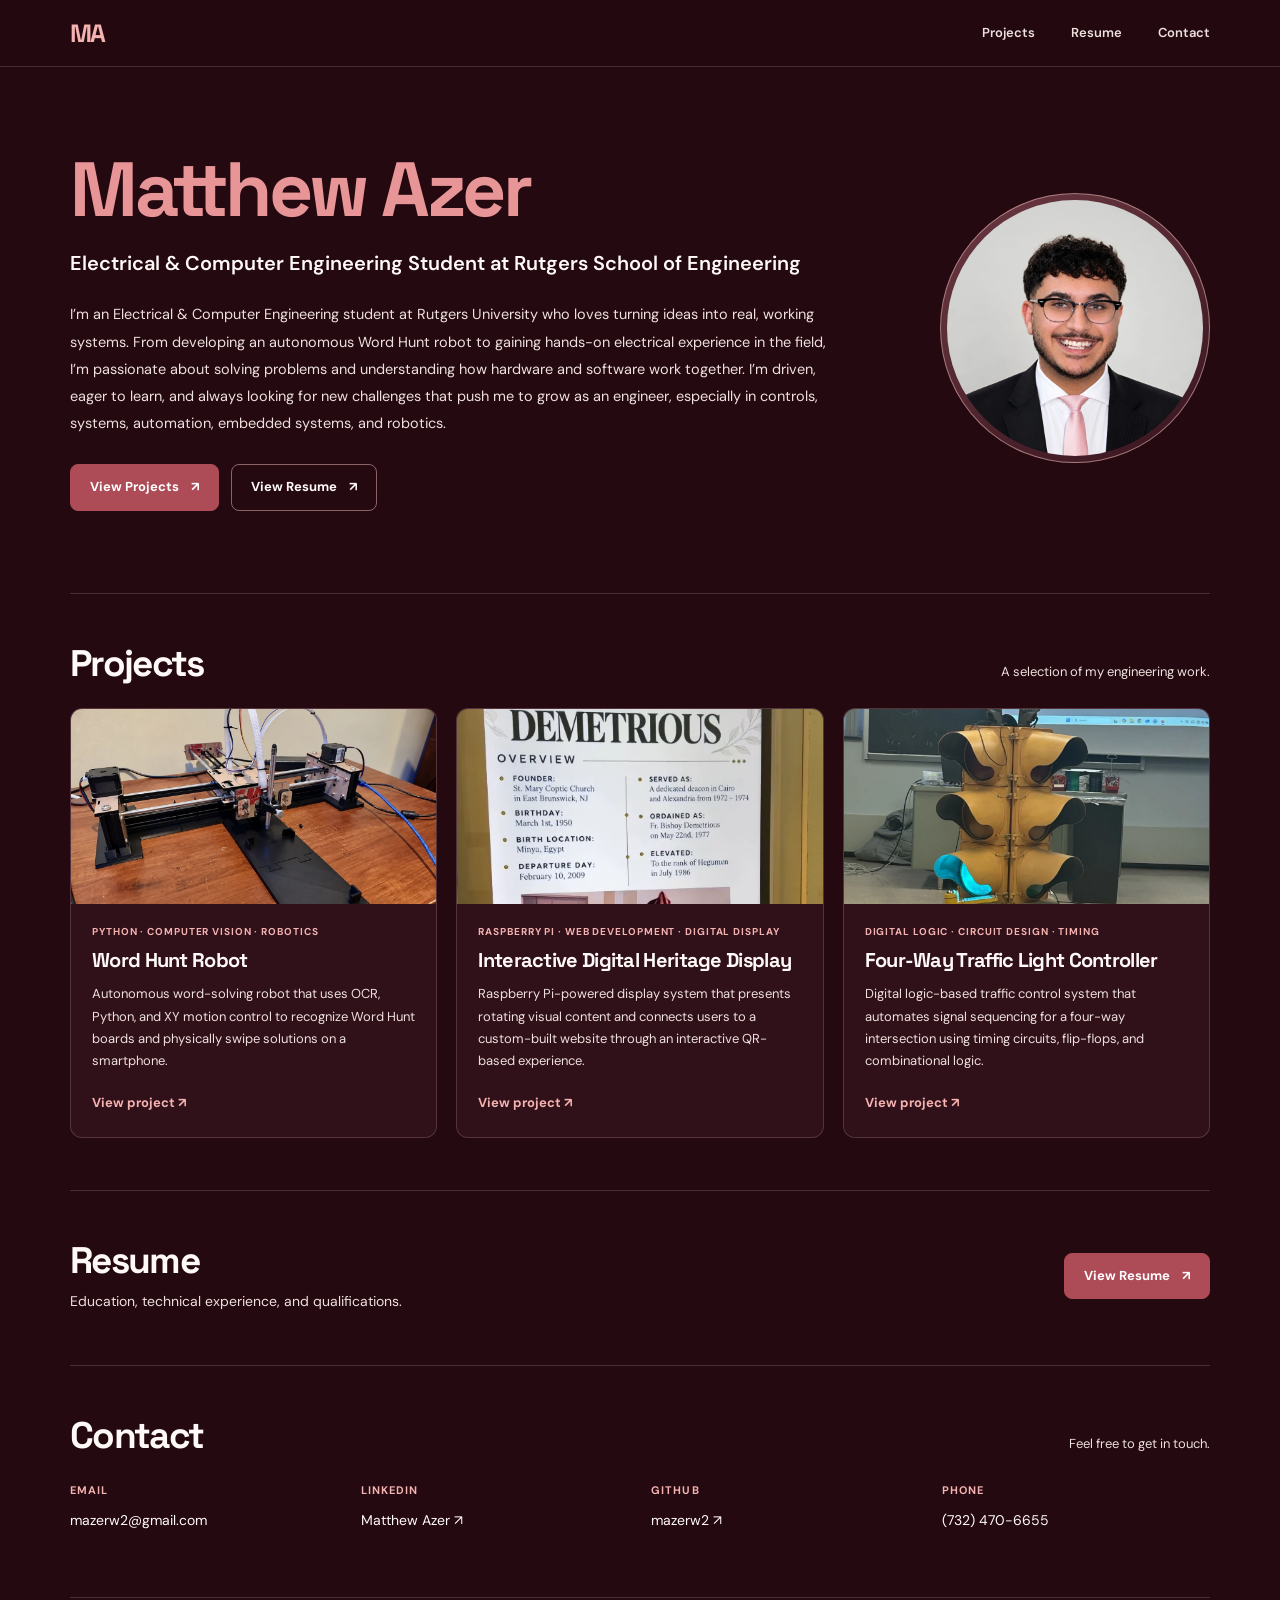
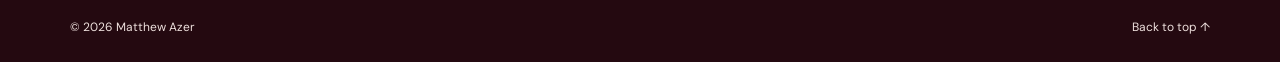
<file: index.html>
<!doctype html>
<html lang="en">
<head>
<meta charset="utf-8">
<meta name="viewport" content="width=device-width, initial-scale=1">
<meta name="theme-color" content="#24090f">
<meta name="description" content="Matthew Azer, Electrical &amp; Computer Engineering student at Rutgers School of Engineering. View engineering projects, resume, and contact information.">
<link rel="icon" type="image/svg+xml" href="favicon.svg">
<link rel="preconnect" href="https://fonts.googleapis.com">
<link rel="preconnect" href="https://fonts.gstatic.com" crossorigin>
<link href="https://fonts.googleapis.com/css2?family=DM+Sans:wght@400;500;600;700&family=Space+Grotesk:wght@400;500;600;700&display=swap" rel="stylesheet">
<link rel="stylesheet" href="style.css">
<title>Engineering Portfolio | Matthew Azer</title>
</head>
<body>
<a class="skip" href="#main">Skip to content</a>
<header class="site-header">
 <nav class="site-nav container" aria-label="Main navigation">
  <a class="logo" href="#top" aria-label="Matthew Azer home">MA</a>
  <div class="nav-links">
   <a href="#projects">Projects</a>
   <a href="resume.html">Resume</a>
   <a href="#contact">Contact</a>
  </div>
 </nav>
</header>
<main id="main">
<section class="hero container" id="top" aria-labelledby="hero-heading">
 <div class="hero-copy"><h1 id="hero-heading">Matthew Azer</h1>
 <p class="hero-role">Electrical &amp; Computer Engineering Student at Rutgers School of Engineering</p>
 <p class="hero-intro">I’m an Electrical &amp; Computer Engineering student at Rutgers University who loves turning ideas into real, working systems. From developing an autonomous Word Hunt robot to gaining hands-on electrical experience in the field, I’m passionate about solving problems and understanding how hardware and software work together. I’m driven, eager to learn, and always looking for new challenges that push me to grow as an engineer, especially in controls, systems, automation, embedded systems, and robotics.</p>
 <div class="hero-actions"><a class="button primary" href="#projects">View Projects <span aria-hidden="true">↗</span></a><a class="button outline" href="resume.html">View Resume <span aria-hidden="true">↗</span></a></div>
 </div>
 <div class="portrait-wrap"><img class="portrait" src="assets/headshot.webp" alt="Professional headshot of Matthew Azer" width="450" height="450" fetchpriority="high"></div>
</section>
<section class="section container" id="projects" aria-labelledby="projects-heading">
 <div class="section-title"><h2 id="projects-heading">Projects</h2><p>A selection of my engineering work.</p></div>
 <div class="project-grid">
<article class="project-card">
<a class="card-image" href="word-hunt-robot.html" aria-label="View Word Hunt Robot project"><img src="assets/word-hunt-robot.webp" alt="Autonomous XY plotter hardware" loading="lazy"></a>
<div class="card-content"><p class="card-meta">Python · Computer Vision · Robotics</p><h3><a href="word-hunt-robot.html">Word Hunt Robot</a></h3><p class="card-description">Autonomous word-solving robot that uses OCR, Python, and XY motion control to recognize Word Hunt boards and physically swipe solutions on a smartphone.</p><a class="text-link" href="word-hunt-robot.html">View project <span aria-hidden="true">↗</span></a></div>
</article>
<article class="project-card">
<a class="card-image" href="interactive-digital-heritage-display.html" aria-label="View Interactive Digital Heritage Display project"><img src="assets/heritage-display.webp" alt="Raspberry Pi digital heritage display" loading="lazy"></a>
<div class="card-content"><p class="card-meta">Raspberry Pi · Web Development · Digital Display</p><h3><a href="interactive-digital-heritage-display.html">Interactive Digital Heritage Display</a></h3><p class="card-description">Raspberry Pi-powered display system that presents rotating visual content and connects users to a custom-built website through an interactive QR-based experience.</p><a class="text-link" href="interactive-digital-heritage-display.html">View project <span aria-hidden="true">↗</span></a></div>
</article>
<article class="project-card">
<a class="card-image" href="traffic-light-controller.html" aria-label="View Four-Way Traffic Light Controller project"><img src="assets/traffic-controller.webp" alt="Four-way physical traffic signal assembly" loading="lazy"></a>
<div class="card-content"><p class="card-meta">Digital Logic · Circuit Design · Timing</p><h3><a href="traffic-light-controller.html">Four-Way Traffic Light Controller</a></h3><p class="card-description">Digital logic-based traffic control system that automates signal sequencing for a four-way intersection using timing circuits, flip-flops, and combinational logic.</p><a class="text-link" href="traffic-light-controller.html">View project <span aria-hidden="true">↗</span></a></div>
</article>
 </div>
</section>
<section class="section container resume-strip" aria-labelledby="resume-heading">
 <div><h2 id="resume-heading">Resume</h2><p>Education, technical experience, and qualifications.</p></div>
 <a class="button primary" href="resume.html">View Resume <span aria-hidden="true">↗</span></a>
</section>
<section class="section container contact-section" id="contact" aria-labelledby="contact-heading">
 <div class="section-title"><h2 id="contact-heading">Contact</h2><p>Feel free to get in touch.</p></div>
 <div class="contact-grid">
  <div class="contact-item"><span class="contact-label">Email</span><a href="mailto:mazerw2@gmail.com">mazerw2@gmail.com</a></div>
  <div class="contact-item"><span class="contact-label">LinkedIn</span><a href="https://www.linkedin.com/in/matthew-azer-bb7419251/" target="_blank" rel="noopener noreferrer">Matthew Azer ↗</a></div>
  <div class="contact-item"><span class="contact-label">GitHub</span><a href="https://github.com/mazerw2" target="_blank" rel="noopener noreferrer">mazerw2 ↗</a></div>
  <div class="contact-item"><span class="contact-label">Phone</span><a href="tel:+17324706655">(732) 470-6655</a></div>
 </div>
</section>
</main>
<footer class="site-footer container"><span>© <span id="year">2026</span> Matthew Azer</span><a href="index.html#top">Back to top ↑</a></footer>
<script src="script.js" defer></script>
</body></html>
</file>
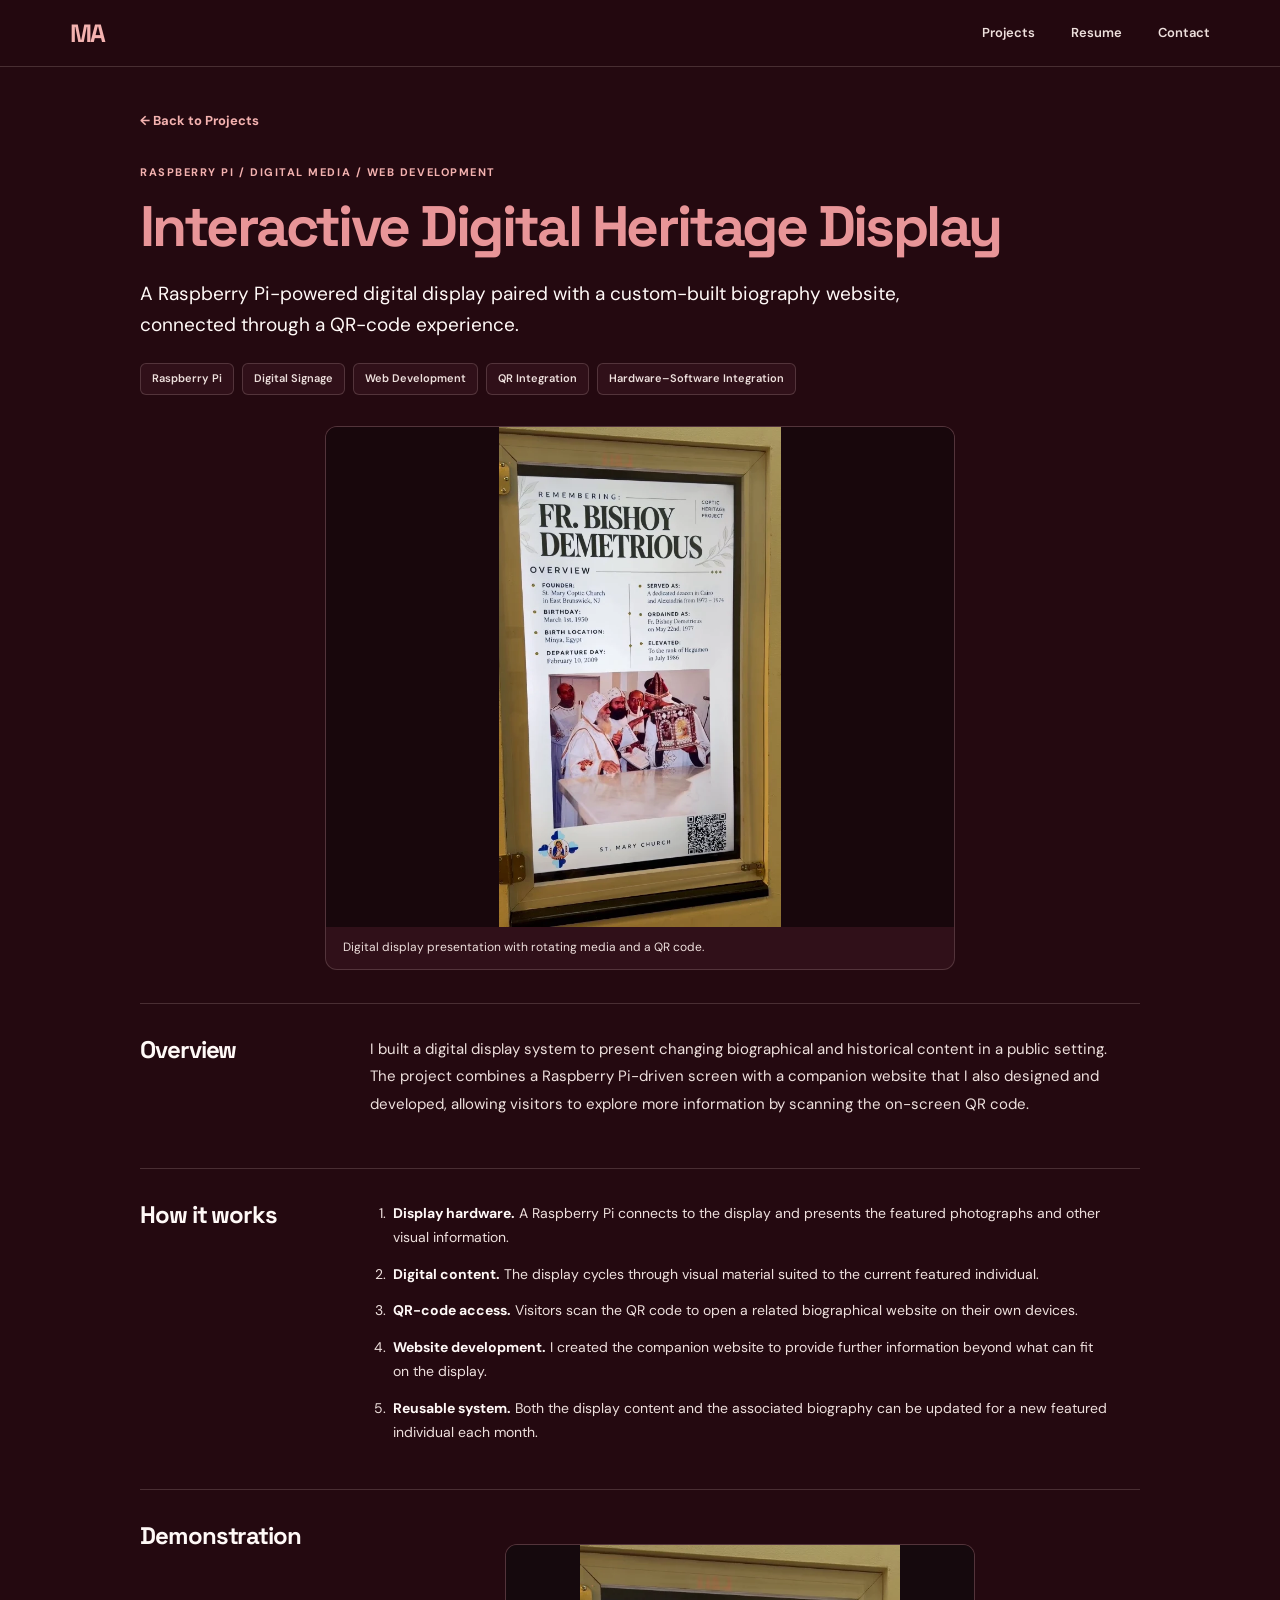
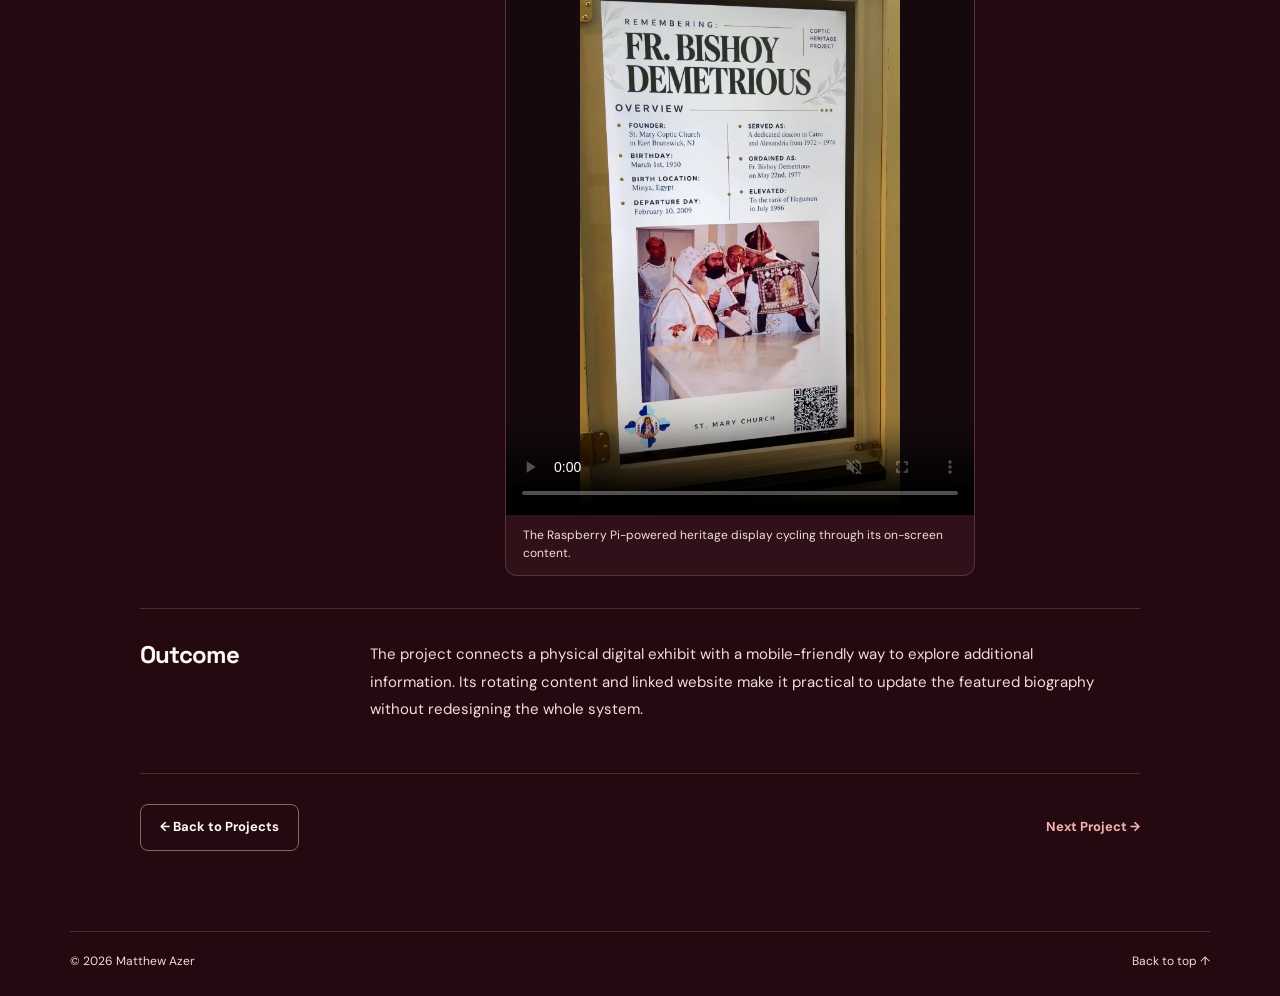
<file: interactive-digital-heritage-display.html>
<!doctype html>
<html lang="en">
<head>
<meta charset="utf-8">
<meta name="viewport" content="width=device-width, initial-scale=1">
<meta name="theme-color" content="#24090f">
<meta name="description" content="A Raspberry Pi-powered digital display paired with a custom-built biography website, connected through a QR-code experience.">
<link rel="icon" type="image/svg+xml" href="favicon.svg">
<link rel="preconnect" href="https://fonts.googleapis.com">
<link rel="preconnect" href="https://fonts.gstatic.com" crossorigin>
<link href="https://fonts.googleapis.com/css2?family=DM+Sans:wght@400;500;600;700&family=Space+Grotesk:wght@400;500;600;700&display=swap" rel="stylesheet">
<link rel="stylesheet" href="style.css">
<title>Interactive Digital Heritage Display | Matthew Azer</title>
</head>
<body>
<a class="skip" href="#main">Skip to content</a>
<header class="site-header">
 <nav class="site-nav container" aria-label="Main navigation">
  <a class="logo" href="index.html#top" aria-label="Matthew Azer home">MA</a>
  <div class="nav-links">
   <a href="index.html#projects">Projects</a>
   <a href="resume.html">Resume</a>
   <a href="index.html#contact">Contact</a>
  </div>
 </nav>
</header>
<main id="main" class="container internal-page detail-page">
<a class="back-link" href="index.html#projects">← Back to Projects</a>
<div class="detail-hero"><div><p class="overline">RASPBERRY PI / DIGITAL MEDIA / WEB DEVELOPMENT</p><h1>Interactive Digital Heritage Display</h1><p class="detail-lede">A Raspberry Pi-powered digital display paired with a custom-built biography website, connected through a QR-code experience.</p></div></div>
<div class="tech-tags" aria-label="Technologies"><span>Raspberry Pi</span><span>Digital Signage</span><span>Web Development</span><span>QR Integration</span><span>Hardware–Software Integration</span></div>
<div class="feature-image vertical-feature"><figure class="media-figure portrait-media"><img src="assets/heritage-display.webp" alt="Portrait-format heritage display showing photographs and a QR code" loading="lazy"><figcaption>Digital display presentation with rotating media and a QR code.</figcaption></figure></div><section class="detail-section"><h2>Overview</h2><div class="detail-body"><p>I built a digital display system to present changing biographical and historical content in a public setting. The project combines a Raspberry Pi-driven screen with a companion website that I also designed and developed, allowing visitors to explore more information by scanning the on-screen QR code.</p></div></section>
<section class="detail-section"><h2>How it works</h2><div class="detail-body"><ol class="feature-list"><li><strong>Display hardware.</strong> A Raspberry Pi connects to the display and presents the featured photographs and other visual information.</li><li><strong>Digital content.</strong> The display cycles through visual material suited to the current featured individual.</li><li><strong>QR-code access.</strong> Visitors scan the QR code to open a related biographical website on their own devices.</li><li><strong>Website development.</strong> I created the companion website to provide further information beyond what can fit on the display.</li><li><strong>Reusable system.</strong> Both the display content and the associated biography can be updated for a new featured individual each month.</li></ol></div></section>
<section class="detail-section"><h2>Demonstration</h2><div class="detail-body"><figure class="media-figure video-figure portrait-video"><video controls muted playsinline preload="metadata" poster="assets/heritage-display.webp" aria-label="The Raspberry Pi-powered heritage display cycling through its on-screen content."><source src="assets/heritage-demo.mp4" type="video/mp4">Your browser does not support video playback.</video><figcaption>The Raspberry Pi-powered heritage display cycling through its on-screen content.</figcaption></figure></div></section>
<section class="detail-section"><h2>Outcome</h2><div class="detail-body"><p>The project connects a physical digital exhibit with a mobile-friendly way to explore additional information. Its rotating content and linked website make it practical to update the featured biography without redesigning the whole system.</p></div></section>
<div class="detail-bottom"><a class="button outline" href="index.html#projects">← Back to Projects</a><a class="text-link" href="traffic-light-controller.html">Next Project →</a></div></main><footer class="site-footer container"><span>© <span id="year">2026</span> Matthew Azer</span><a href="index.html#top">Back to top ↑</a></footer>
<script src="script.js" defer></script>
</body></html>
</file>
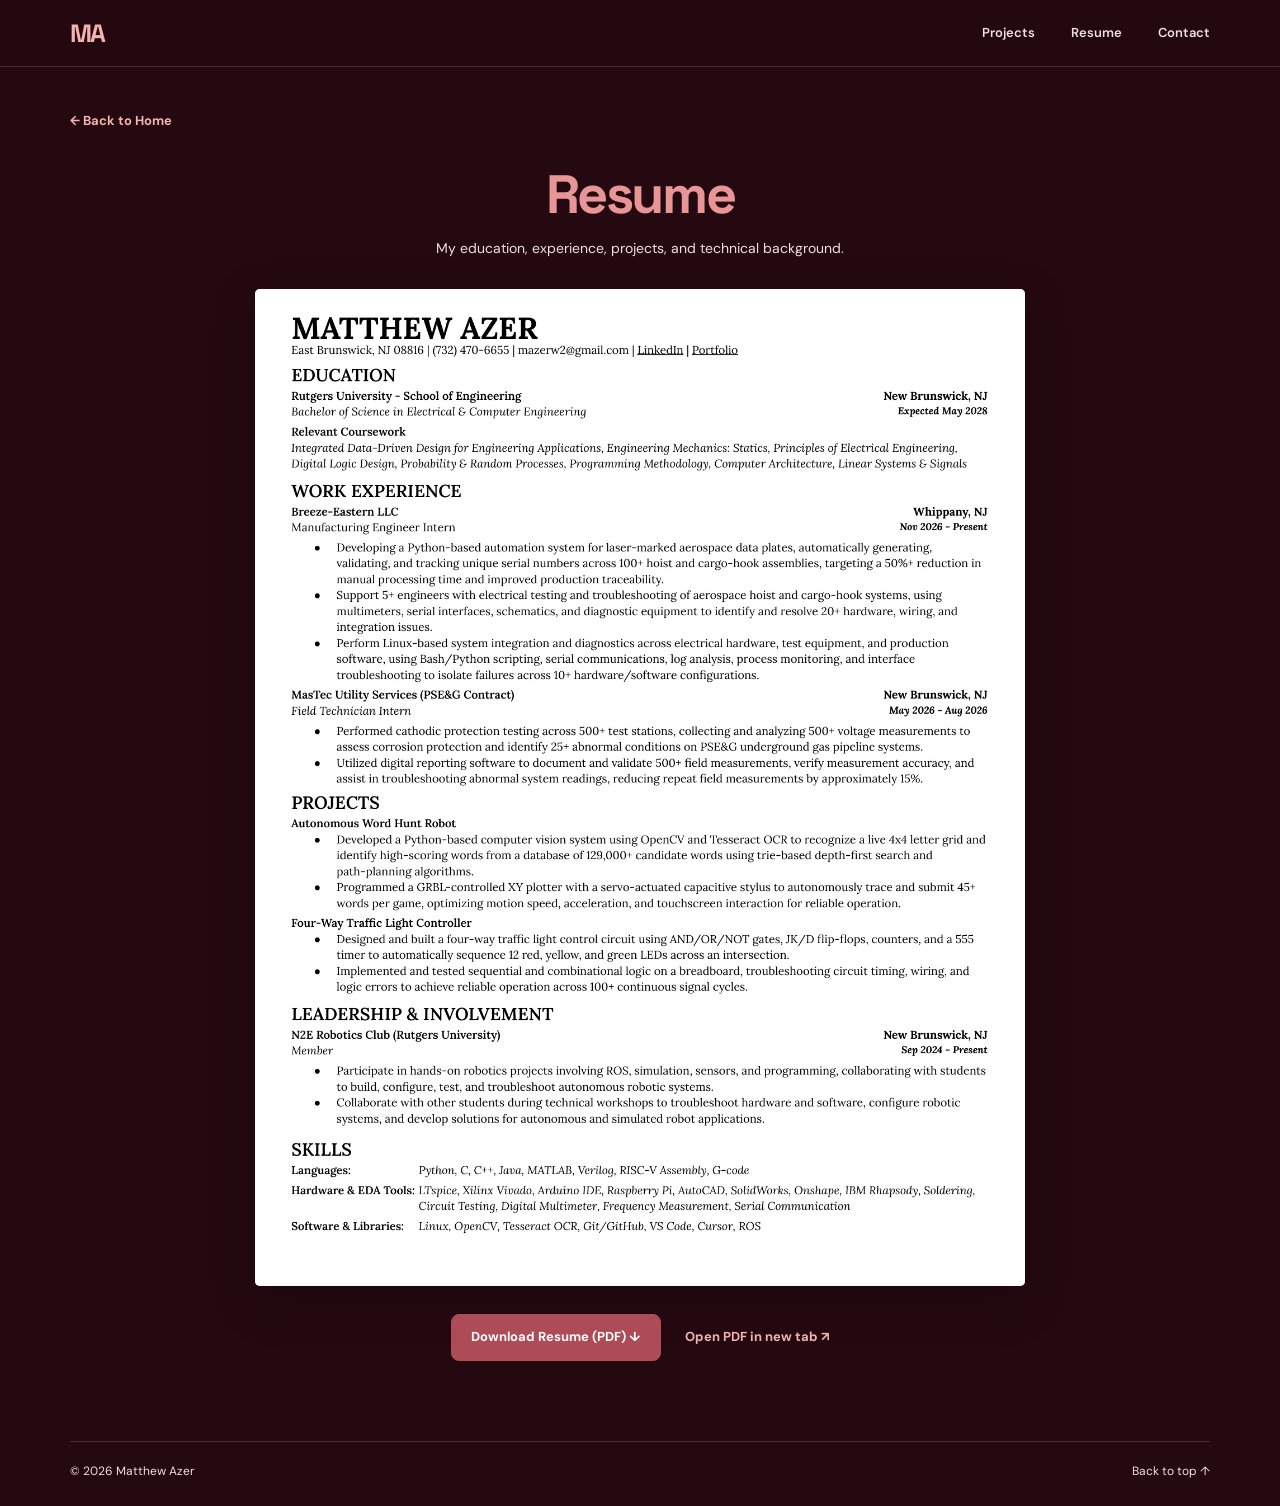
<file: resume.html>
<!doctype html>
<html lang="en">
<head>
<meta charset="utf-8">
<meta name="viewport" content="width=device-width, initial-scale=1">
<meta name="theme-color" content="#24090f">
<meta name="description" content="View and download Matthew Azer’s engineering resume.">
<link rel="icon" type="image/svg+xml" href="favicon.svg">
<link rel="preconnect" href="https://fonts.googleapis.com">
<link rel="preconnect" href="https://fonts.gstatic.com" crossorigin>
<link href="https://fonts.googleapis.com/css2?family=DM+Sans:wght@400;500;600;700&family=Space+Grotesk:wght@400;500;600;700&display=swap" rel="stylesheet">
<link rel="stylesheet" href="style.css">
<title>Resume | Matthew Azer</title>
</head>
<body>
<a class="skip" href="#main">Skip to content</a>
<header class="site-header">
 <nav class="site-nav container" aria-label="Main navigation">
  <a class="logo" href="index.html#top" aria-label="Matthew Azer home">MA</a>
  <div class="nav-links">
   <a href="index.html#projects">Projects</a>
   <a href="resume.html">Resume</a>
   <a href="index.html#contact">Contact</a>
  </div>
 </nav>
</header>
<main id="main" class="container internal-page resume-page">
<a class="back-link" href="index.html">← Back to Home</a>
<div class="page-heading"><h1>Resume</h1><p>My education, experience, projects, and technical background.</p></div>
<div class="resume-preview"><img src="assets/resume-preview.webp" alt="Full one-page preview of Matthew Azer’s resume" width="1377" height="1782"></div>
<div class="center-actions"><a class="button primary" href="resume.pdf" download="Matthew_Azer_Resume.pdf">Download Resume (PDF) ↓</a><a class="text-link" href="resume.pdf" target="_blank" rel="noopener noreferrer">Open PDF in new tab ↗</a></div>
</main>
<footer class="site-footer container"><span>© <span id="year">2026</span> Matthew Azer</span><a href="index.html#top">Back to top ↑</a></footer>
<script src="script.js" defer></script>
</body></html>
</file>
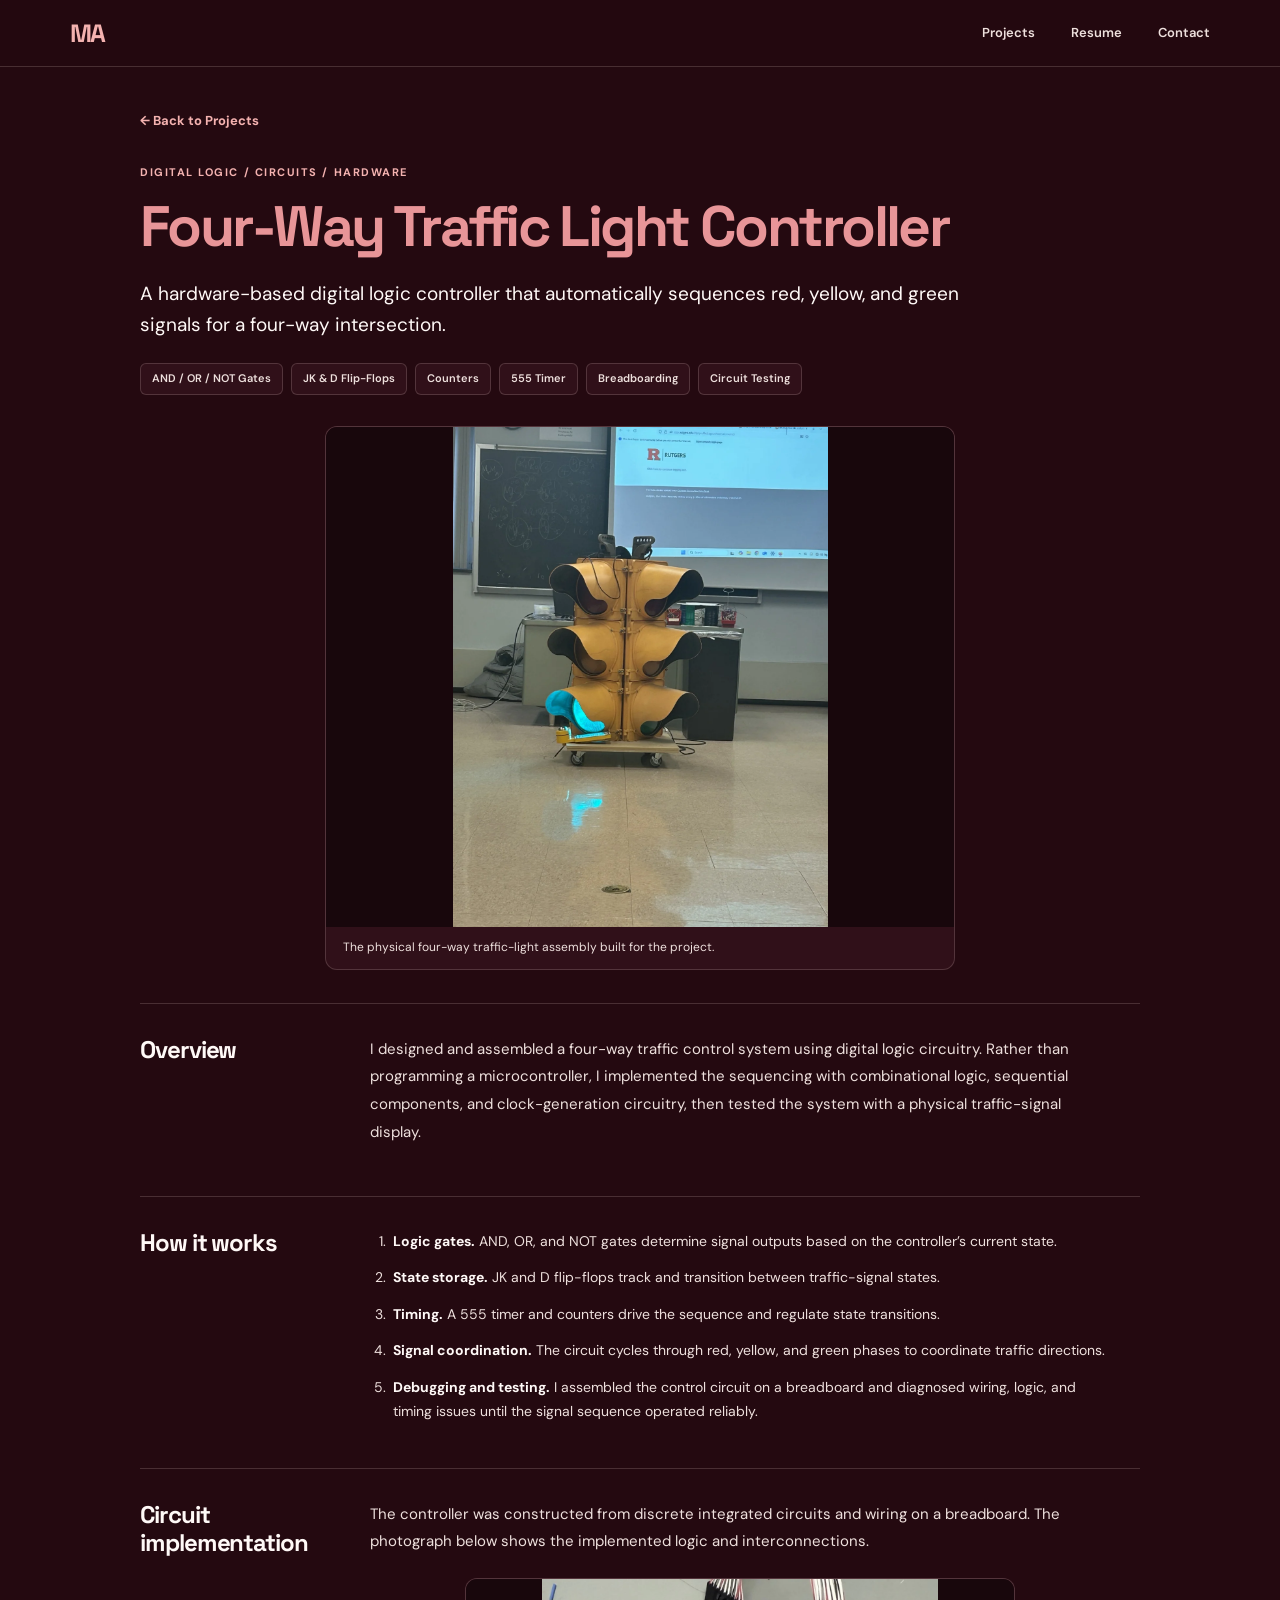
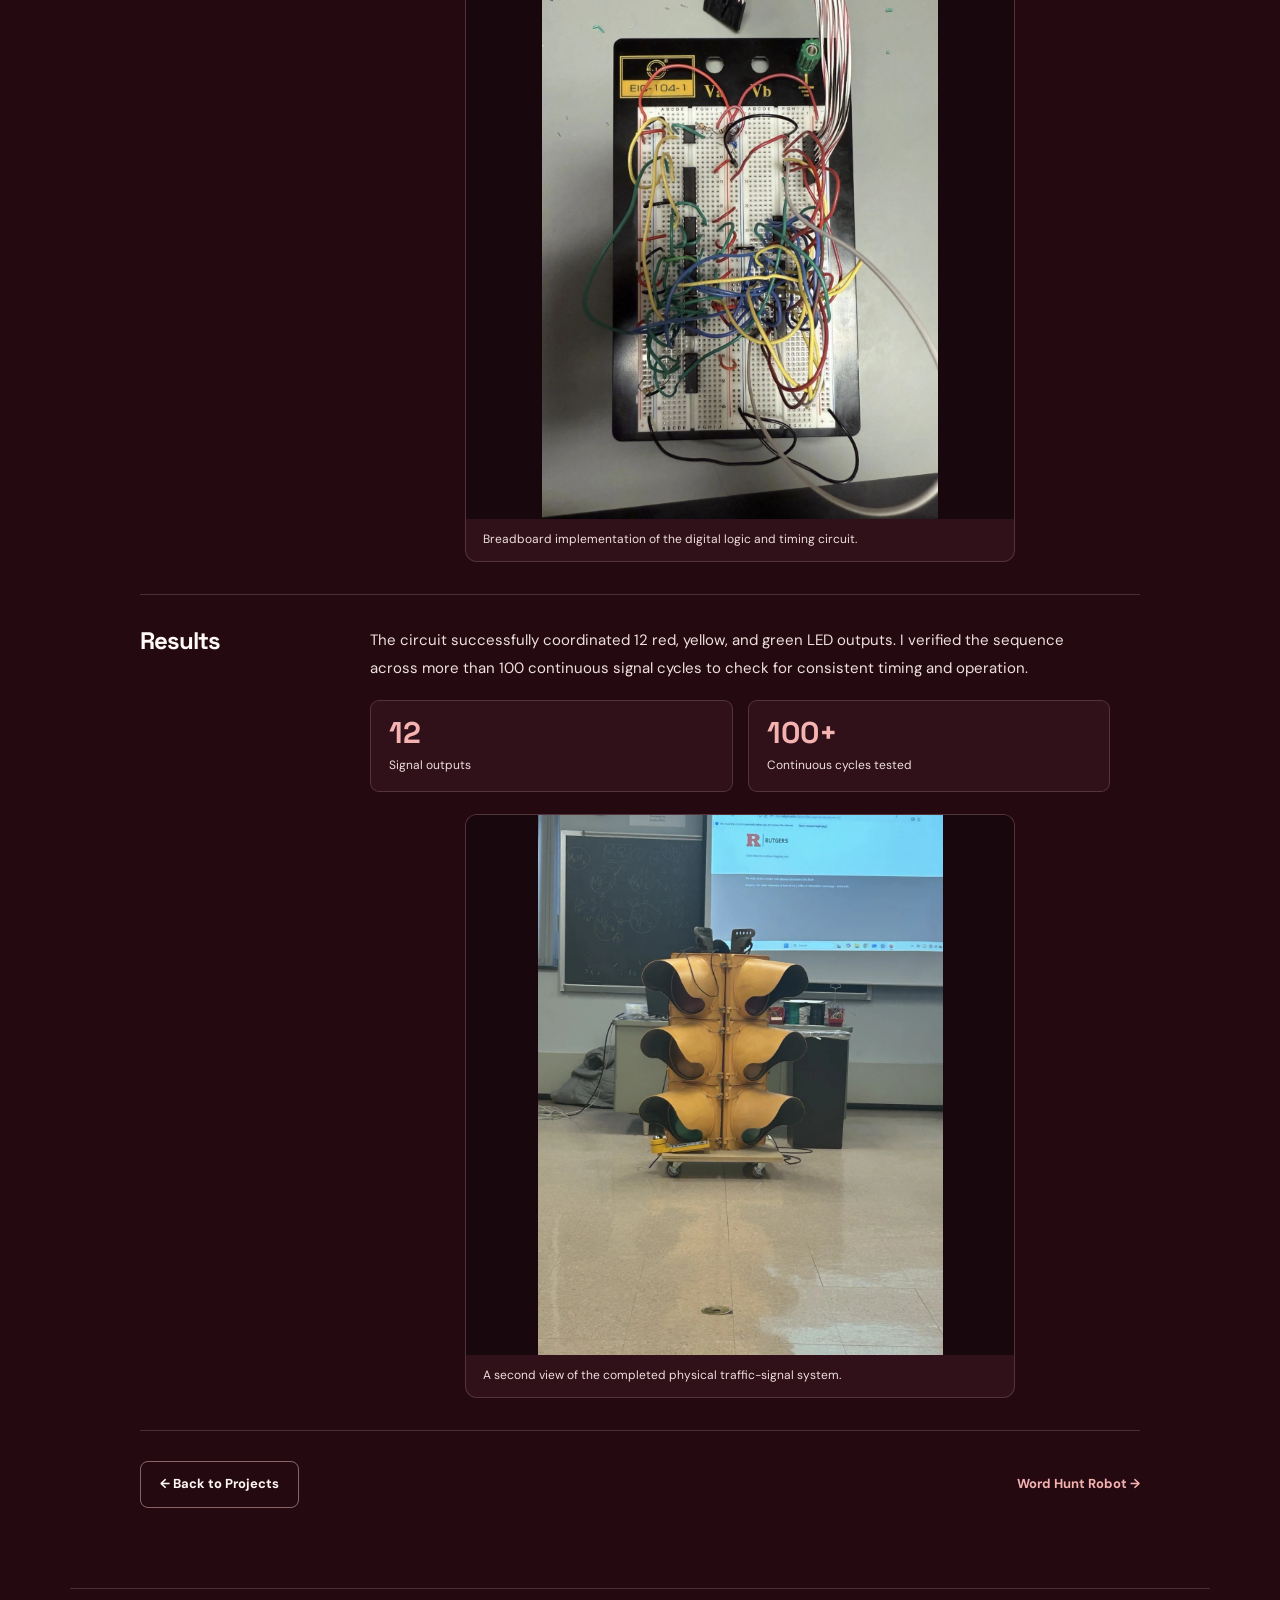
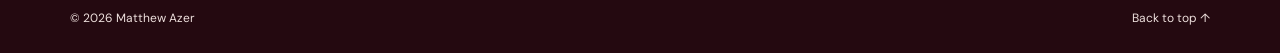
<file: traffic-light-controller.html>
<!doctype html>
<html lang="en">
<head>
<meta charset="utf-8">
<meta name="viewport" content="width=device-width, initial-scale=1">
<meta name="theme-color" content="#24090f">
<meta name="description" content="A hardware-based digital logic controller that automatically sequences red, yellow, and green signals for a four-way intersection.">
<link rel="icon" type="image/svg+xml" href="favicon.svg">
<link rel="preconnect" href="https://fonts.googleapis.com">
<link rel="preconnect" href="https://fonts.gstatic.com" crossorigin>
<link href="https://fonts.googleapis.com/css2?family=DM+Sans:wght@400;500;600;700&family=Space+Grotesk:wght@400;500;600;700&display=swap" rel="stylesheet">
<link rel="stylesheet" href="style.css">
<title>Four-Way Traffic Light Controller | Matthew Azer</title>
</head>
<body>
<a class="skip" href="#main">Skip to content</a>
<header class="site-header">
 <nav class="site-nav container" aria-label="Main navigation">
  <a class="logo" href="index.html#top" aria-label="Matthew Azer home">MA</a>
  <div class="nav-links">
   <a href="index.html#projects">Projects</a>
   <a href="resume.html">Resume</a>
   <a href="index.html#contact">Contact</a>
  </div>
 </nav>
</header>
<main id="main" class="container internal-page detail-page">
<a class="back-link" href="index.html#projects">← Back to Projects</a>
<div class="detail-hero"><div><p class="overline">DIGITAL LOGIC / CIRCUITS / HARDWARE</p><h1>Four-Way Traffic Light Controller</h1><p class="detail-lede">A hardware-based digital logic controller that automatically sequences red, yellow, and green signals for a four-way intersection.</p></div></div>
<div class="tech-tags" aria-label="Technologies"><span>AND / OR / NOT Gates</span><span>JK &amp; D Flip-Flops</span><span>Counters</span><span>555 Timer</span><span>Breadboarding</span><span>Circuit Testing</span></div>
<div class="feature-image traffic-feature"><figure class="media-figure portrait-media"><img src="assets/traffic-controller.webp" alt="Physical four-way traffic light signal assembly with lit lamps" loading="lazy"><figcaption>The physical four-way traffic-light assembly built for the project.</figcaption></figure></div><section class="detail-section"><h2>Overview</h2><div class="detail-body"><p>I designed and assembled a four-way traffic control system using digital logic circuitry. Rather than programming a microcontroller, I implemented the sequencing with combinational logic, sequential components, and clock-generation circuitry, then tested the system with a physical traffic-signal display.</p></div></section>
<section class="detail-section"><h2>How it works</h2><div class="detail-body"><ol class="feature-list"><li><strong>Logic gates.</strong> AND, OR, and NOT gates determine signal outputs based on the controller’s current state.</li><li><strong>State storage.</strong> JK and D flip-flops track and transition between traffic-signal states.</li><li><strong>Timing.</strong> A 555 timer and counters drive the sequence and regulate state transitions.</li><li><strong>Signal coordination.</strong> The circuit cycles through red, yellow, and green phases to coordinate traffic directions.</li><li><strong>Debugging and testing.</strong> I assembled the control circuit on a breadboard and diagnosed wiring, logic, and timing issues until the signal sequence operated reliably.</li></ol></div></section>
<section class="detail-section"><h2>Circuit implementation</h2><div class="detail-body"><p>The controller was constructed from discrete integrated circuits and wiring on a breadboard. The photograph below shows the implemented logic and interconnections.</p><figure class="media-figure portrait-media"><img src="assets/traffic-breadboard.webp" alt="Breadboard circuit with digital logic ICs and connecting wires" loading="lazy"><figcaption>Breadboard implementation of the digital logic and timing circuit.</figcaption></figure></div></section>
<section class="detail-section"><h2>Results</h2><div class="detail-body"><p>The circuit successfully coordinated 12 red, yellow, and green LED outputs. I verified the sequence across more than 100 continuous signal cycles to check for consistent timing and operation.</p><div class="stat-row"><div class="stat"><strong>12</strong><span>Signal outputs</span></div><div class="stat"><strong>100+</strong><span>Continuous cycles tested</span></div></div><figure class="media-figure portrait-media"><img src="assets/traffic-controller-alt.webp" alt="Additional view of the completed four-way traffic light system" loading="lazy"><figcaption>A second view of the completed physical traffic-signal system.</figcaption></figure></div></section>
<div class="detail-bottom"><a class="button outline" href="index.html#projects">← Back to Projects</a><a class="text-link" href="word-hunt-robot.html">Word Hunt Robot →</a></div></main><footer class="site-footer container"><span>© <span id="year">2026</span> Matthew Azer</span><a href="index.html#top">Back to top ↑</a></footer>
<script src="script.js" defer></script>
</body></html>
</file>
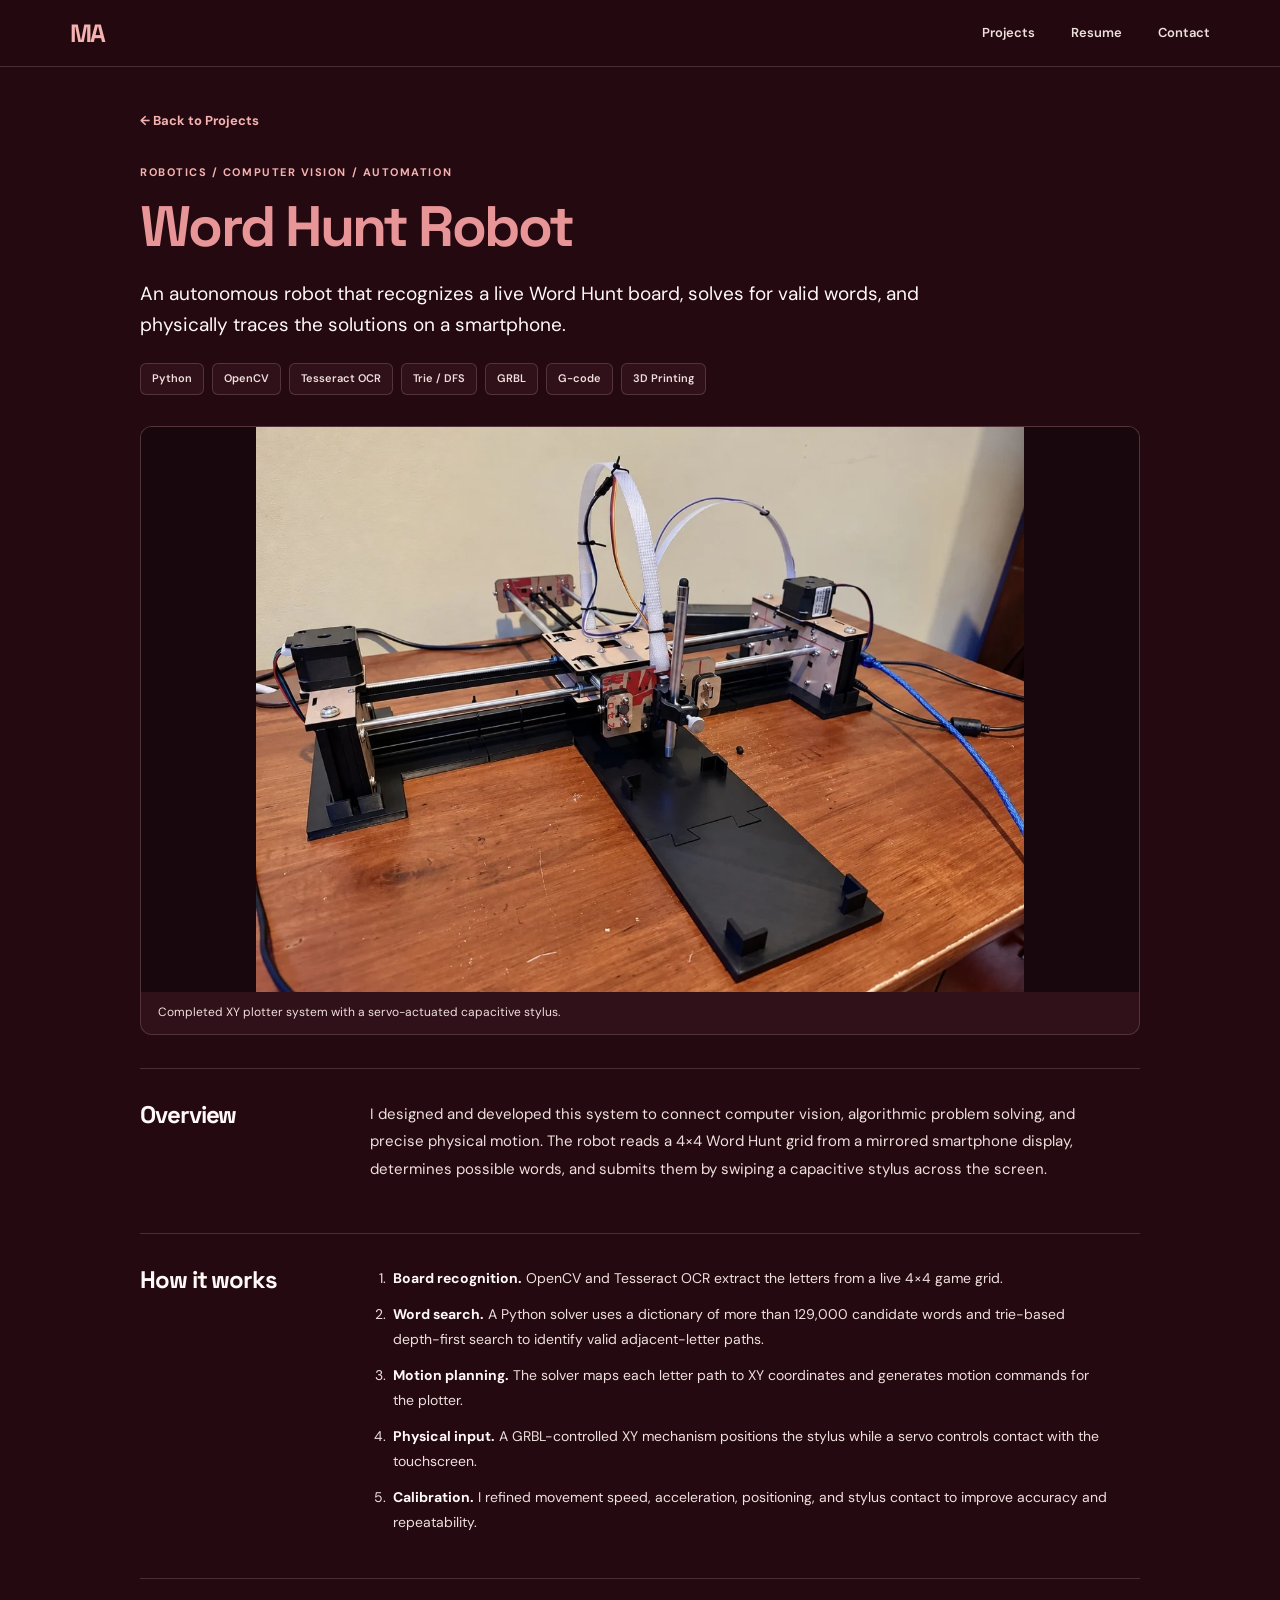
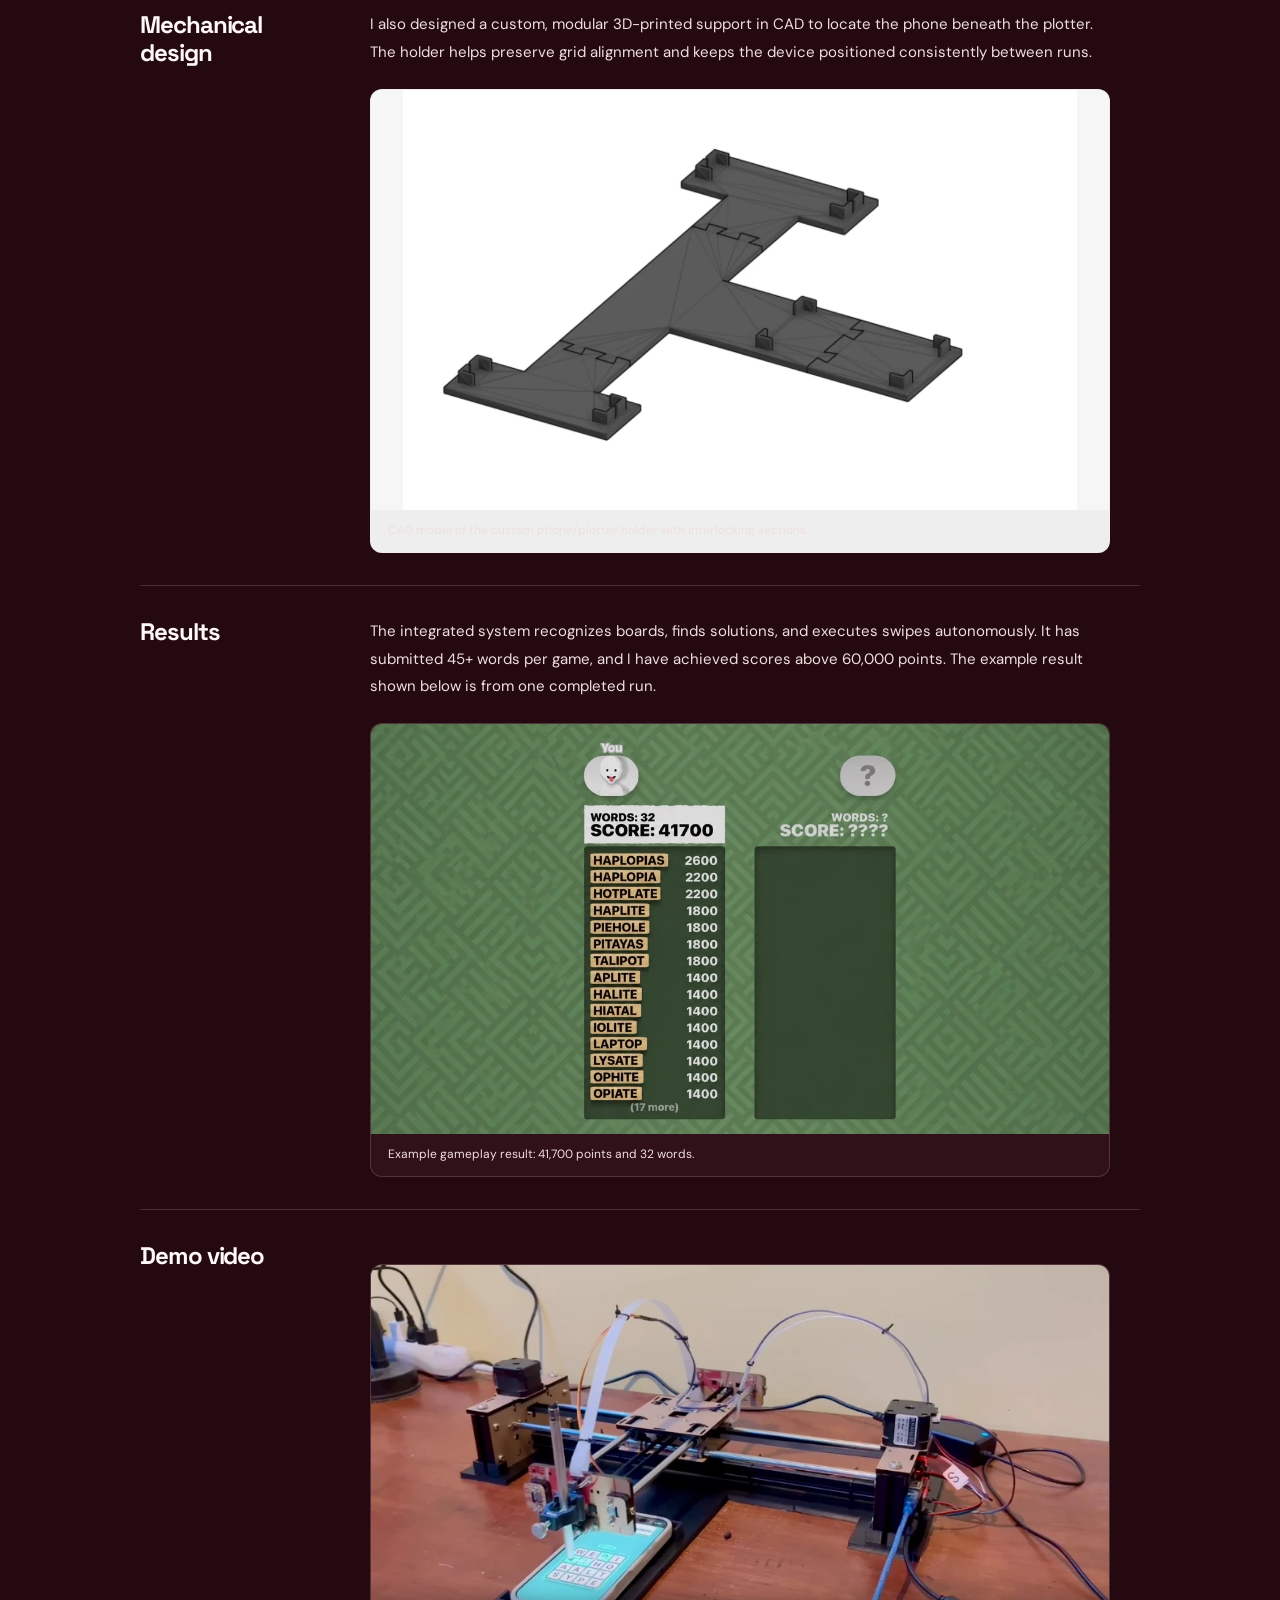
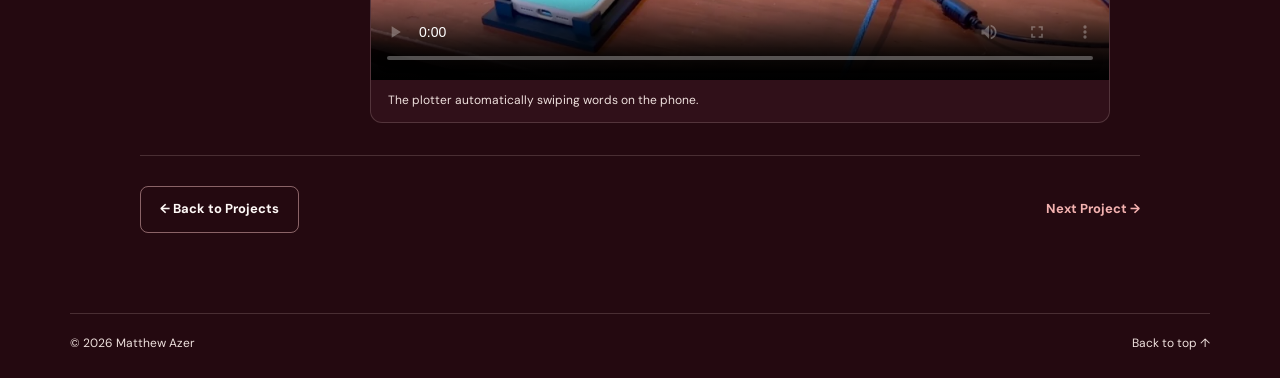
<file: word-hunt-robot.html>
<!doctype html>
<html lang="en">
<head>
<meta charset="utf-8">
<meta name="viewport" content="width=device-width, initial-scale=1">
<meta name="theme-color" content="#24090f">
<meta name="description" content="An autonomous robot that recognizes a live Word Hunt board, solves for valid words, and physically traces the solutions on a smartphone.">
<link rel="icon" type="image/svg+xml" href="favicon.svg">
<link rel="preconnect" href="https://fonts.googleapis.com">
<link rel="preconnect" href="https://fonts.gstatic.com" crossorigin>
<link href="https://fonts.googleapis.com/css2?family=DM+Sans:wght@400;500;600;700&family=Space+Grotesk:wght@400;500;600;700&display=swap" rel="stylesheet">
<link rel="stylesheet" href="style.css">
<title>Word Hunt Robot | Matthew Azer</title>
</head>
<body>
<a class="skip" href="#main">Skip to content</a>
<header class="site-header">
 <nav class="site-nav container" aria-label="Main navigation">
  <a class="logo" href="index.html#top" aria-label="Matthew Azer home">MA</a>
  <div class="nav-links">
   <a href="index.html#projects">Projects</a>
   <a href="resume.html">Resume</a>
   <a href="index.html#contact">Contact</a>
  </div>
 </nav>
</header>
<main id="main" class="container internal-page detail-page">
<a class="back-link" href="index.html#projects">← Back to Projects</a>
<div class="detail-hero"><div><p class="overline">ROBOTICS / COMPUTER VISION / AUTOMATION</p><h1>Word Hunt Robot</h1><p class="detail-lede">An autonomous robot that recognizes a live Word Hunt board, solves for valid words, and physically traces the solutions on a smartphone.</p></div></div>
<div class="tech-tags" aria-label="Technologies"><span>Python</span><span>OpenCV</span><span>Tesseract OCR</span><span>Trie / DFS</span><span>GRBL</span><span>G-code</span><span>3D Printing</span></div>
<div class="feature-image"><figure class="media-figure "><img src="assets/word-hunt-robot.webp" alt="XY plotter, servo stylus, and custom phone holder" loading="lazy"><figcaption>Completed XY plotter system with a servo-actuated capacitive stylus.</figcaption></figure></div><section class="detail-section"><h2>Overview</h2><div class="detail-body"><p>I designed and developed this system to connect computer vision, algorithmic problem solving, and precise physical motion. The robot reads a 4×4 Word Hunt grid from a mirrored smartphone display, determines possible words, and submits them by swiping a capacitive stylus across the screen.</p></div></section>
<section class="detail-section"><h2>How it works</h2><div class="detail-body"><ol class="feature-list"><li><strong>Board recognition.</strong> OpenCV and Tesseract OCR extract the letters from a live 4×4 game grid.</li><li><strong>Word search.</strong> A Python solver uses a dictionary of more than 129,000 candidate words and trie-based depth-first search to identify valid adjacent-letter paths.</li><li><strong>Motion planning.</strong> The solver maps each letter path to XY coordinates and generates motion commands for the plotter.</li><li><strong>Physical input.</strong> A GRBL-controlled XY mechanism positions the stylus while a servo controls contact with the touchscreen.</li><li><strong>Calibration.</strong> I refined movement speed, acceleration, positioning, and stylus contact to improve accuracy and repeatability.</li></ol></div></section>
<section class="detail-section"><h2>Mechanical design</h2><div class="detail-body"><p>I also designed a custom, modular 3D-printed support in CAD to locate the phone beneath the plotter. The holder helps preserve grid alignment and keeps the device positioned consistently between runs.</p><figure class="media-figure fit-contain"><img src="assets/word-hunt-cad.webp" alt="CAD model of modular 3D-printed plotter and phone holder" loading="lazy"><figcaption>CAD model of the custom phone/plotter holder with interlocking sections.</figcaption></figure></div></section>
<section class="detail-section"><h2>Results</h2><div class="detail-body"><p>The integrated system recognizes boards, finds solutions, and executes swipes autonomously. It has submitted 45+ words per game, and I have achieved scores above 60,000 points. The example result shown below is from one completed run.</p><figure class="media-figure result-image"><img src="assets/word-hunt-result.webp" alt="Word Hunt score screen with 41,700 points and 32 words" loading="lazy"><figcaption>Example gameplay result: 41,700 points and 32 words.</figcaption></figure></div></section>
<section class="detail-section"><h2>Demo video</h2><div class="detail-body"><figure class="media-figure video-figure "><video controls playsinline preload="metadata" poster="assets/word-hunt-video-poster.webp" aria-label="The plotter automatically swiping words on the phone."><source src="assets/word-hunt-demo.mp4" type="video/mp4">Your browser does not support video playback.</video><figcaption>The plotter automatically swiping words on the phone.</figcaption></figure></div></section>
<div class="detail-bottom"><a class="button outline" href="index.html#projects">← Back to Projects</a><a class="text-link" href="interactive-digital-heritage-display.html">Next Project →</a></div></main><footer class="site-footer container"><span>© <span id="year">2026</span> Matthew Azer</span><a href="index.html#top">Back to top ↑</a></footer>
<script src="script.js" defer></script>
</body></html>
</file>
<file: style.css>
/* Matthew Azer — minimal engineering portfolio */
:root {
  --bg: #240910;
  --surface: #301019;
  --surface-soft: #37161f;
  --border: rgba(255, 231, 226, .17);
  --text: #fff9f7;
  --muted: #eee0dd;
  --accent: #e89598;
  --accent-bright: #f4b2b0;
  --button: #ad4b57;
  --button-hover: #c15d68;
  --width: 1140px;
}
* { box-sizing: border-box; }
html { scroll-behavior: smooth; scroll-padding-top: 85px; }
body { background: var(--bg); color: var(--text); margin: 0; font: 400 15px/1.75 'DM Sans', Arial, sans-serif; }
a { color: inherit; text-decoration: none; }
a:hover { color: var(--accent-bright); }
a:focus-visible, button:focus-visible { outline: 2px solid var(--accent-bright); outline-offset: 4px; }
img,video { display: block; max-width: 100%; }
h1,h2,h3,p,figure { margin-top: 0; }
h1,h2,h3 { font-family: 'Space Grotesk', 'DM Sans', Arial, sans-serif; font-weight: 700; line-height: 1.17; letter-spacing: -.045em; }
h1 { font-size: clamp(47px, 6vw, 79px); }
h2 { font-size: clamp(27px, 3.2vw, 37px); }
h3 { font-size: 20px; }
.container { width: min(var(--width), calc(100% - 64px)); margin-inline: auto; }
.skip { position: absolute; left: -9999px; z-index: 99; background: #fff; color: #17090d; padding: 9px; }
.skip:focus { left: 12px; top: 12px; }
.site-header { position: sticky; top: 0; z-index: 20; border-bottom: 1px solid var(--border); background: rgba(36, 9, 16, .96); backdrop-filter: blur(14px); }
.site-nav { min-height: 66px; display: flex; justify-content: space-between; align-items: center; gap: 22px; }
.logo { font: 700 25px/1 'Space Grotesk', sans-serif; letter-spacing: -.095em; color: var(--accent-bright); }
.logo:hover { color: #fff; }
.nav-links { display: flex; flex-wrap: wrap; align-items: center; gap: clamp(15px, 2.8vw, 38px); }
.nav-links a { font-weight: 600; font-size: 13px; color: var(--muted); transition: color .2s; }
.nav-links a:hover { color: var(--accent-bright); }
.hero { display: grid; grid-template-columns: minmax(0, 1fr) 270px; align-items: center; gap: clamp(32px, 5.5vw, 88px); padding-block: 78px 82px; }
.hero h1 { margin-bottom: 14px; color: var(--accent); }
.hero-role { font-size: clamp(17px, 2vw, 20px); color: var(--text); font-weight: 600; line-height: 1.48; max-width: 750px; margin-bottom: 23px; }
.hero-intro { max-width: 760px; color: var(--muted); font-size: 14.5px; line-height: 1.87; margin-bottom: 0; }
.hero-actions { display: flex; align-items: center; flex-wrap: wrap; gap: 12px; margin-top: 27px; }
.button { display: inline-flex; justify-content: center; align-items: center; gap: 12px; background: transparent; border: 1px solid var(--border); border-radius: 8px; padding: 11px 19px; color: var(--text); font-weight: 700; font-size: 13px; min-height: 43px; transition: background .2s, border-color .2s; }
.button:hover { color: #fff; background: var(--surface-soft); border-color: var(--accent); }
.button.primary { background: var(--button); border-color: var(--button); color: #fff; }
.button.primary:hover { background: var(--button-hover); border-color: var(--button-hover); }
.button.outline { border-color: rgba(239, 190, 190, .5); }
.portrait-wrap { width: min(270px, 100%); aspect-ratio: 1; padding: 6px; margin-inline: auto; border: 1px solid rgba(238, 190, 187, .55); border-radius: 50%; background: linear-gradient(145deg, #6b3943, #37141e); }
.portrait { border-radius: 50%; width: 100%; height: 100%; object-fit: cover; object-position: center 37%; }
.section { border-top: 1px solid var(--border); padding-block: 48px 52px; }
.section-title { display: flex; justify-content: space-between; align-items: baseline; gap: 15px; margin-bottom: 23px; }
.section-title h2 { margin-bottom: 0; }
.section-title p { color: var(--muted); font-size: 13px; margin-bottom: 0; }
.project-grid { display: grid; grid-template-columns: repeat(3, minmax(0, 1fr)); gap: 19px; }
.project-card { border: 1px solid var(--border); background: var(--surface); border-radius: 12px; overflow: hidden; display: flex; flex-direction: column; transition: border-color .2s; }
.project-card:hover { border-color: rgba(242, 184, 182, .52); }
.card-image { display: block; height: 195px; background: var(--surface-soft); overflow: hidden; }
.card-image img { width: 100%; height: 100%; object-fit: cover; transition: transform .25s; }
.project-card:hover .card-image img { transform: scale(1.025); }
.project-card:nth-child(2) .card-image img { object-position: center 30%; }
.project-card:nth-child(3) .card-image img { object-position: center 38%; }
.card-content { padding: 20px 21px 22px; display: flex; flex: 1; flex-direction: column; }
.card-meta { color: var(--accent-bright); font-size: 10px; text-transform: uppercase; letter-spacing: .09em; font-weight: 700; line-height: 1.6; margin-bottom: 9px; }
.card-content h3 { font-size: 20px; letter-spacing: -.035em; margin-bottom: 11px; }
.card-description { color: var(--muted); font-size: 13px; line-height: 1.72; margin-bottom: 19px; }
.text-link { color: var(--accent-bright); font-size: 13px; font-weight: 700; }
.text-link:hover { color: #fff; }
.card-content .text-link { margin-top: auto; }
.resume-strip { display: flex; justify-content: space-between; align-items: center; gap: 26px; }
.resume-strip h2 { margin-bottom: 7px; }
.resume-strip p { color: var(--muted); font-size: 14px; margin: 0; }
.contact-section { padding-bottom: 64px; }
.contact-grid { display: grid; grid-template-columns: repeat(4, minmax(0, 1fr)); gap: 22px; }
.contact-item { min-width: 0; }
.contact-label { display: block; font-size: 11px; color: var(--accent-bright); font-weight: 700; text-transform: uppercase; letter-spacing: .1em; margin-bottom: 7px; }
.contact-item a { font-size: 14px; overflow-wrap: anywhere; }
.site-footer { padding-block: 19px 24px; border-top: 1px solid var(--border); display: flex; justify-content: space-between; gap: 12px; color: var(--muted); font-size: 12px; }
.site-footer a { color: var(--muted); }
/* Internal pages */
.internal-page { padding-block: 40px 80px; }
.back-link { display: inline-flex; align-items: center; font-weight: 700; font-size: 13px; color: var(--accent-bright); margin-bottom: 30px; }
.page-heading { text-align: center; margin-bottom: 29px; }
.page-heading h1 { font-size: clamp(36px, 5vw, 54px); color: var(--accent); margin-bottom: 10px; }
.page-heading p { color: var(--muted); font-size: 14px; }
.resume-preview { max-width: 770px; margin-inline: auto; background: #fff; border-radius: 5px; box-shadow: 0 14px 48px rgba(0,0,0,.22); overflow: hidden; }
.resume-preview img { width: 100%; height: auto; }
.center-actions { display: flex; flex-wrap: wrap; align-items: center; justify-content: center; gap: 24px; margin-top: 28px; }
.detail-page { max-width: 1000px; }
.detail-hero { margin-bottom: 23px; }
.detail-hero h1 { color: var(--accent); font-size: clamp(37px, 5.3vw, 57px); margin-bottom: 17px; }
.overline { font-size: 11px; font-weight: 700; letter-spacing: .14em; color: var(--accent-bright); margin-bottom: 12px; }
.detail-lede { font-size: clamp(16px, 1.8vw, 19px); color: var(--text); line-height: 1.65; max-width: 840px; }
.tech-tags { display: flex; flex-wrap: wrap; gap: 8px; margin: 0 0 31px; }
.tech-tags span { padding: 5px 11px; border: 1px solid var(--border); border-radius: 6px; background: var(--surface); color: var(--muted); font-size: 11px; font-weight: 600; }
.media-figure { margin: 0; background: var(--surface); border: 1px solid var(--border); border-radius: 12px; overflow: hidden; }
.media-figure img, .media-figure video { width: 100%; object-fit: contain; max-height: 600px; background: #18070c; }
.media-figure figcaption { padding: 11px 17px 13px; color: var(--muted); font-size: 12px; line-height: 1.5; }
.feature-image { margin-bottom: 33px; }
.feature-image img { max-height: 565px; }
.vertical-feature .media-figure, .traffic-feature .media-figure { max-width: 630px; margin-inline: auto; }
.vertical-feature img, .traffic-feature img { max-height: 500px; }
.detail-section { border-top: 1px solid var(--border); padding: 32px 0; display: grid; grid-template-columns: 190px minmax(0, 1fr); gap: 40px; }
.detail-section h2 { font-size: 24px; margin: 0; }
.detail-body { max-width: 740px; }
.detail-body > p { color: var(--muted); font-size: 15px; line-height: 1.85; margin-bottom: 17px; }
.feature-list { margin: 0; padding-left: 20px; color: var(--muted); }
.feature-list li { margin-bottom: 12px; padding-left: 3px; font-size: 14px; }
.feature-list strong { color: var(--text); }
.detail-body .media-figure { margin-top: 22px; }
.detail-body .fit-contain { background: #eee; }
.detail-body .fit-contain img { max-height: 420px; background: #f6f6f6; }
.detail-body .result-image img { max-height: 430px; }
.video-figure video { max-height: 520px; background: #15090d; }
.portrait-video { max-width: 470px; margin-inline: auto!important; }
.portrait-video video { max-height: 570px; }
.detail-body .portrait-media { max-width: 550px; margin-inline: auto; }
.detail-body .portrait-media img { max-height: 540px; }
.stat-row { display: flex; flex-wrap: wrap; gap: 15px; margin-bottom: 22px; }
.stat { flex: 1; min-width: 135px; background: var(--surface); border: 1px solid var(--border); border-radius: 9px; padding: 14px 18px; }
.stat strong { font: 700 30px/1.2 'Space Grotesk',sans-serif; display: block; color: var(--accent-bright); }
.stat span { font-size: 12px; color: var(--muted); }
.detail-bottom { border-top: 1px solid var(--border); display: flex; justify-content: space-between; gap: 15px; align-items: center; padding-top: 30px; }
@media (max-width: 900px) {
 .hero { grid-template-columns: minmax(0, 1fr) 220px; padding-block: 60px; gap: 24px; }
 .portrait-wrap { width: 210px; }
 .project-grid { gap: 12px; }
 .card-image { height: 160px; }
 .card-content { padding: 17px; }
 .card-content h3 { font-size: 18px; }
 .contact-grid { grid-template-columns: repeat(2, minmax(0, 1fr)); row-gap: 25px; }
}
@media (max-width: 690px) {
 .container { width: min(100% - 36px, var(--width)); }
 .site-nav { min-height: 61px; }
 .logo { font-size: 24px; }
 .nav-links { gap: 14px; }
 .nav-links a { font-size: 12px; }
 .hero { display: flex; flex-direction: column-reverse; align-items: flex-start; padding-block: 33px 46px; gap: 24px; }
 .portrait-wrap { width: 154px; margin-inline: 0; }
 .hero h1 { font-size: clamp(41px, 10vw, 61px); margin-bottom: 12px; }
 .hero-role { font-size: 17px; margin-bottom: 15px; }
 .hero-intro { font-size: 14px; }
 .hero-actions { margin-top: 22px; }
 .section { padding-block: 39px 42px; }
 .section-title { flex-direction: column; align-items: flex-start; gap: 6px; }
 .project-grid { grid-template-columns: 1fr; gap: 18px; }
 .card-image { height: 220px; }
 .card-content h3 { font-size: 20px; }
 .resume-strip { align-items: flex-start; flex-direction: column; gap: 18px; }
 .contact-grid { grid-template-columns: repeat(2,minmax(0,1fr)); gap: 22px; }
 .internal-page { padding-block: 29px 56px; }
 .detail-section { grid-template-columns: 1fr; gap: 10px; padding-block: 25px; }
 .detail-section h2 { font-size: 24px; }
 .detail-hero h1 { font-size: 40px; }
 .detail-bottom { flex-wrap: wrap; }
}
@media (max-width: 380px) {
 .contact-grid { grid-template-columns: 1fr; gap: 14px; }
 .hero-actions { gap: 8px; }
 .button { padding: 9px 12px; font-size: 12px; }
}
@media (prefers-reduced-motion: reduce) { html { scroll-behavior: auto; } *,*::before,*::after { transition: none!important; animation: none!important; } }
</file>
